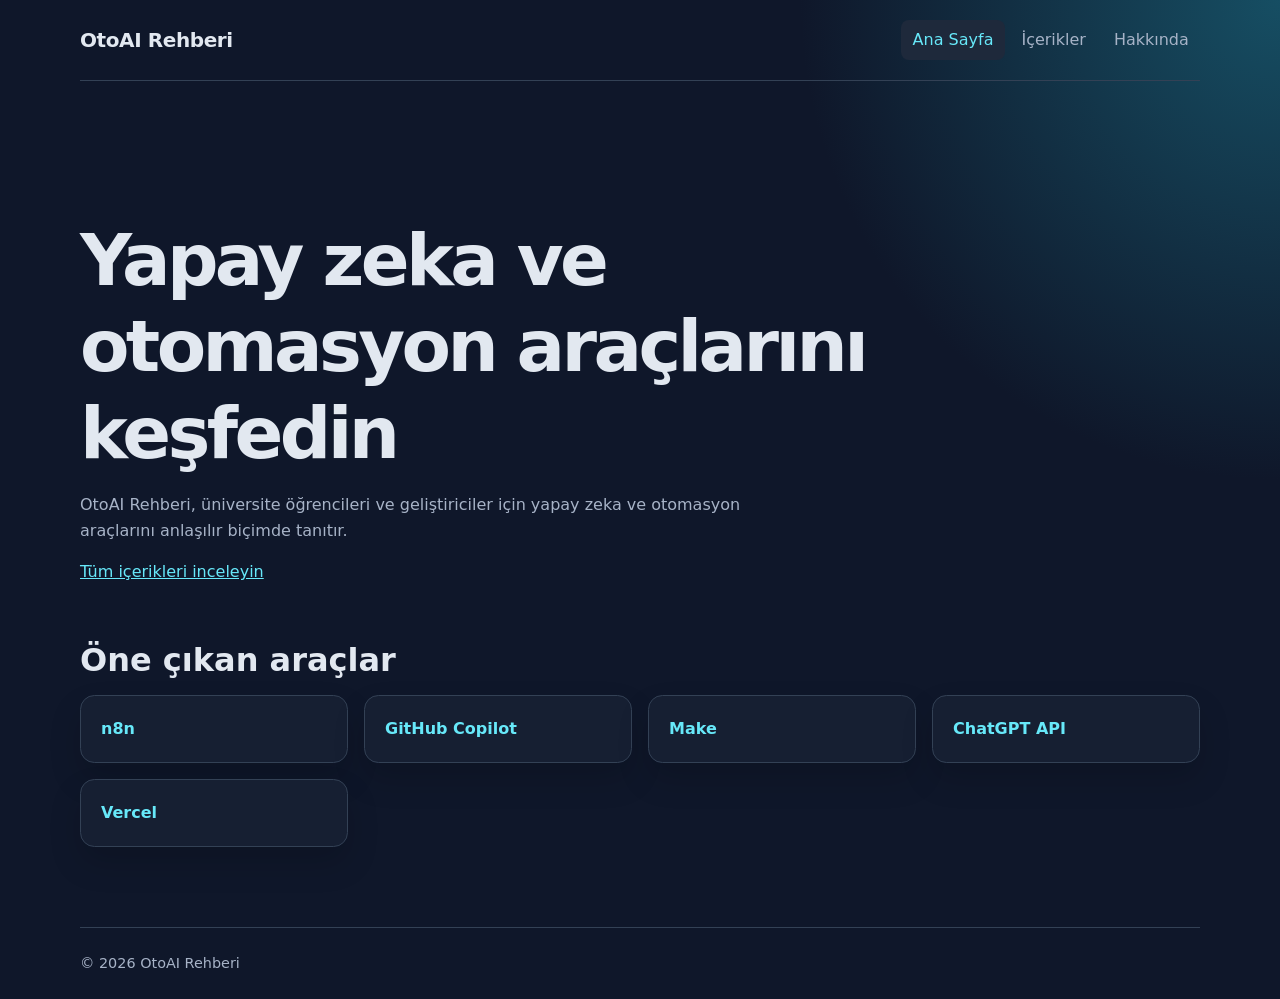
<file: index.html>
<!doctype html>
<html lang="tr">
  <head>
    <meta charset="utf-8">
    <meta name="viewport" content="width=device-width, initial-scale=1">
    <title>OtoAI Rehberi | Yapay Zeka ve Otomasyon</title>
    <link rel="stylesheet" href="style.css">
  </head>
  <body>
    <header>
      <nav aria-label="Ana gezinme">
        <a href="index.html">OtoAI Rehberi</a>
        <ul>
          <li><a href="index.html" aria-current="page">Ana Sayfa</a></li>
          <li><a href="icerikler.html">İçerikler</a></li>
          <li><a href="hakkinda.html">Hakkında</a></li>
        </ul>
      </nav>
    </header>

    <main>
      <section aria-labelledby="tanitim-basligi">
        <h1 id="tanitim-basligi">Yapay zeka ve otomasyon araçlarını keşfedin</h1>
        <p>
          OtoAI Rehberi, üniversite öğrencileri ve geliştiriciler için yapay zeka
          ve otomasyon araçlarını anlaşılır biçimde tanıtır.
        </p>
        <p><a href="icerikler.html">Tüm içerikleri inceleyin</a></p>
      </section>

      <section aria-labelledby="one-cikanlar-basligi">
        <h2 id="one-cikanlar-basligi">Öne çıkan araçlar</h2>
        <ul>
          <li><a href="icerikler.html#n8n">n8n</a></li>
          <li><a href="icerikler.html#github-copilot">GitHub Copilot</a></li>
          <li><a href="icerikler.html#make">Make</a></li>
          <li><a href="icerikler.html#chatgpt-api">ChatGPT API</a></li>
          <li><a href="icerikler.html#vercel">Vercel</a></li>
        </ul>
      </section>
    </main>

    <footer>
      <p>&copy; 2026 OtoAI Rehberi</p>
    </footer>
  </body>
</html>
</file>
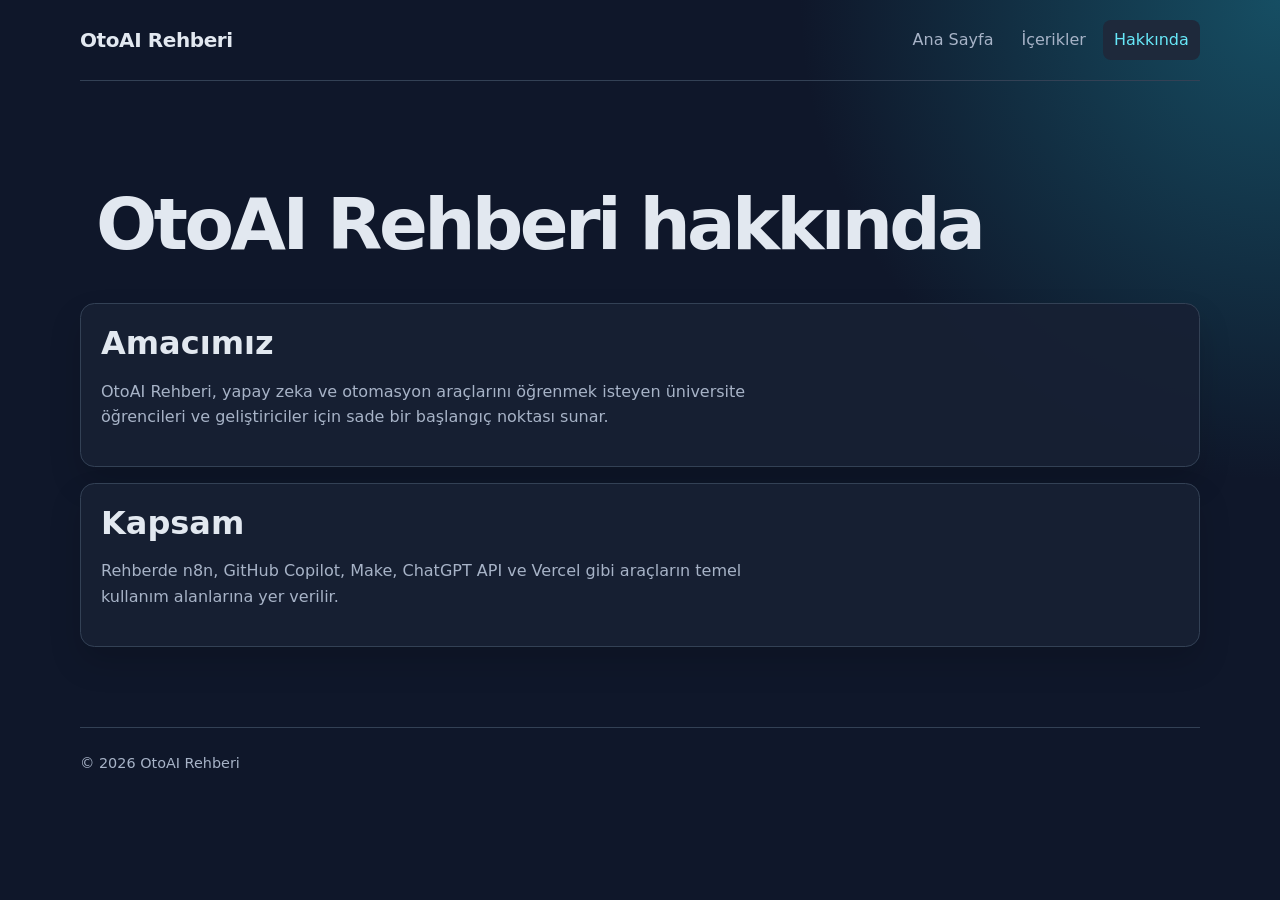
<file: hakkinda.html>
<!doctype html>
<html lang="tr">
  <head>
    <meta charset="utf-8">
    <meta name="viewport" content="width=device-width, initial-scale=1">
    <title>Hakkında | OtoAI Rehberi</title>
    <link rel="stylesheet" href="style.css">
  </head>
  <body>
    <header>
      <nav aria-label="Ana gezinme">
        <a href="index.html">OtoAI Rehberi</a>
        <ul>
          <li><a href="index.html">Ana Sayfa</a></li>
          <li><a href="icerikler.html">İçerikler</a></li>
          <li><a href="hakkinda.html" aria-current="page">Hakkında</a></li>
        </ul>
      </nav>
    </header>

    <main>
      <article>
        <header>
          <h1>OtoAI Rehberi hakkında</h1>
        </header>

        <section aria-labelledby="amac-basligi">
          <h2 id="amac-basligi">Amacımız</h2>
          <p>
            OtoAI Rehberi, yapay zeka ve otomasyon araçlarını öğrenmek isteyen
            üniversite öğrencileri ve geliştiriciler için sade bir başlangıç
            noktası sunar.
          </p>
        </section>

        <section aria-labelledby="kapsam-basligi">
          <h2 id="kapsam-basligi">Kapsam</h2>
          <p>
            Rehberde n8n, GitHub Copilot, Make, ChatGPT API ve Vercel gibi
            araçların temel kullanım alanlarına yer verilir.
          </p>
        </section>
      </article>
    </main>

    <footer>
      <p>&copy; 2026 OtoAI Rehberi</p>
    </footer>
  </body>
</html>
</file>
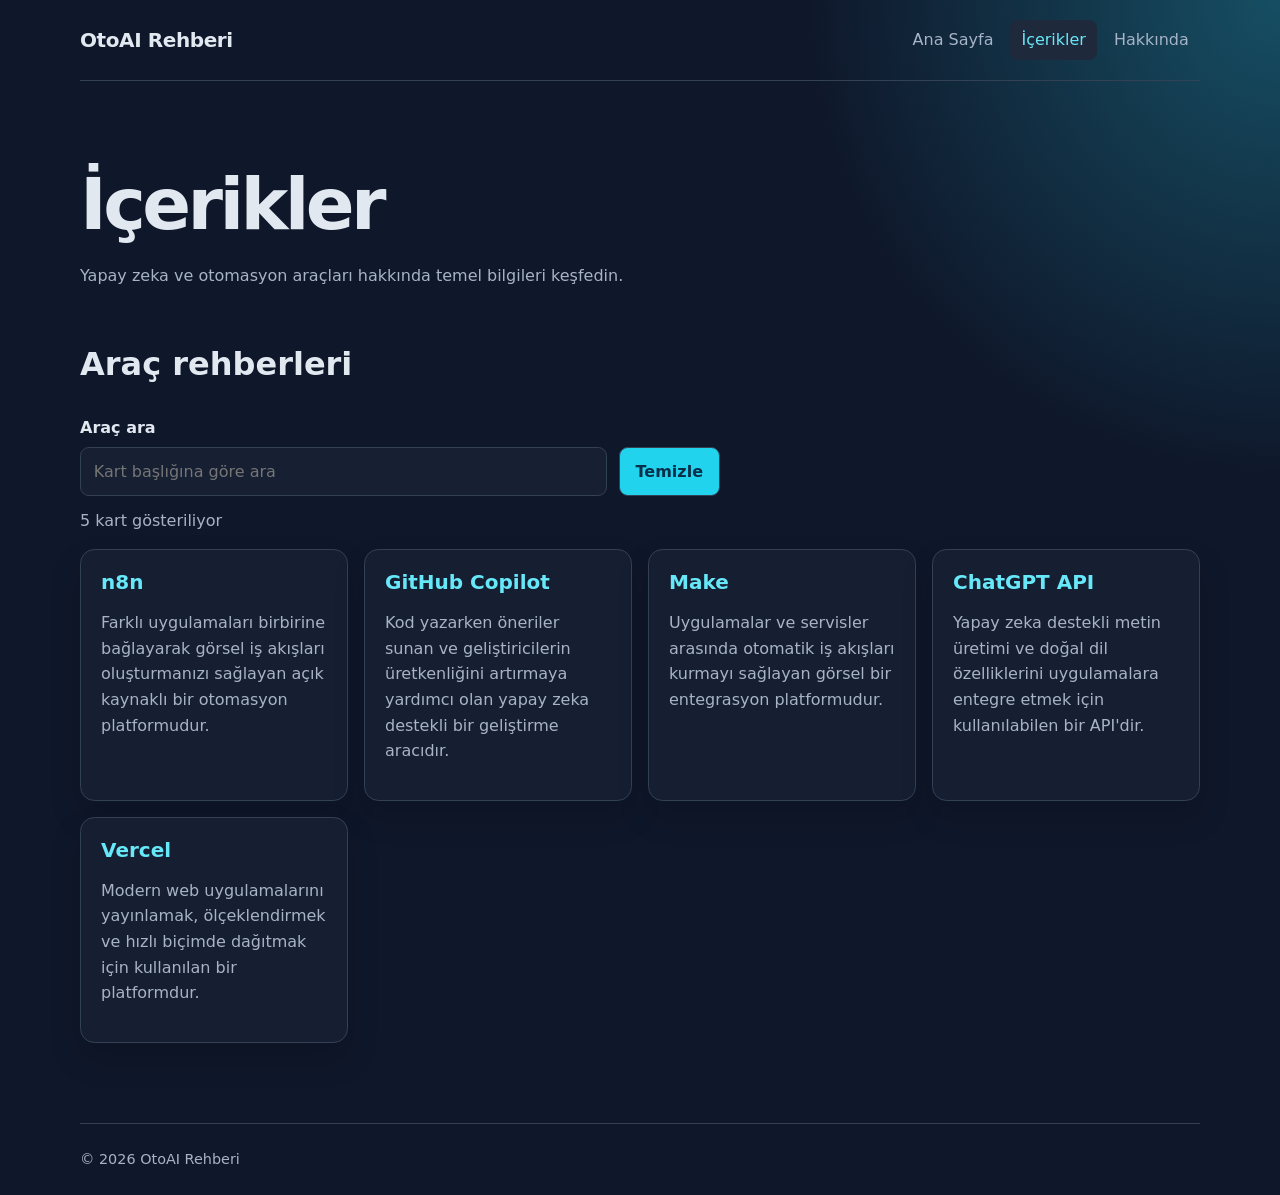
<file: icerikler.html>
<!doctype html>
<html lang="tr">
  <head>
    <meta charset="utf-8">
    <meta name="viewport" content="width=device-width, initial-scale=1">
    <title>İçerikler | OtoAI Rehberi</title>
    <link rel="stylesheet" href="style.css">
  </head>
  <body>
    <header>
      <nav aria-label="Ana gezinme">
        <a href="index.html">OtoAI Rehberi</a>
        <ul>
          <li><a href="index.html">Ana Sayfa</a></li>
          <li><a href="icerikler.html" aria-current="page">İçerikler</a></li>
          <li><a href="hakkinda.html">Hakkında</a></li>
        </ul>
      </nav>
    </header>

    <main>
      <header>
        <h1>İçerikler</h1>
        <p>Yapay zeka ve otomasyon araçları hakkında temel bilgileri keşfedin.</p>
      </header>

      <section aria-labelledby="araclar-basligi">
        <h2 id="araclar-basligi">Araç rehberleri</h2>
        <div class="search-controls">
          <label for="arac-arama">Araç ara</label>
          <form id="arac-arama-form" role="search">
            <input
              id="arac-arama"
              name="q"
              type="search"
              placeholder="Kart başlığına göre ara"
              autocomplete="off"
            >
            <button type="button" id="arac-arama-temizle">Temizle</button>
          </form>
          <p id="arac-sayaci" role="status" aria-live="polite"></p>
          <p id="sonuc-yok" role="status" aria-live="polite" hidden>
            Aramanızla eşleşen kart bulunamadı.
          </p>
        </div>

        <article id="n8n">
          <h3>n8n</h3>
          <p>
            Farklı uygulamaları birbirine bağlayarak görsel iş akışları
            oluşturmanızı sağlayan açık kaynaklı bir otomasyon platformudur.
          </p>
        </article>

        <article id="github-copilot">
          <h3>GitHub Copilot</h3>
          <p>
            Kod yazarken öneriler sunan ve geliştiricilerin üretkenliğini
            artırmaya yardımcı olan yapay zeka destekli bir geliştirme aracıdır.
          </p>
        </article>

        <article id="make">
          <h3>Make</h3>
          <p>
            Uygulamalar ve servisler arasında otomatik iş akışları kurmayı
            sağlayan görsel bir entegrasyon platformudur.
          </p>
        </article>

        <article id="chatgpt-api">
          <h3>ChatGPT API</h3>
          <p>
            Yapay zeka destekli metin üretimi ve doğal dil özelliklerini
            uygulamalara entegre etmek için kullanılabilen bir API'dir.
          </p>
        </article>

        <article id="vercel">
          <h3>Vercel</h3>
          <p>
            Modern web uygulamalarını yayınlamak, ölçeklendirmek ve hızlı
            biçimde dağıtmak için kullanılan bir platformdur.
          </p>
        </article>
      </section>
    </main>

    <footer>
      <p>&copy; 2026 OtoAI Rehberi</p>
    </footer>
    <script src="script.js"></script>
  </body>
</html>
</file>
<file: style.css>
:root {
  color-scheme: dark;
  --page-bg: #0f172a;
  --surface: #172033;
  --surface-raised: #1e293b;
  --text: #e2e8f0;
  --muted: #a7b3c7;
  --accent: #67e8f9;
  --accent-strong: #22d3ee;
  --border: #334155;
  --focus: #fbbf24;
  --content-width: 70rem;
}

*,
*::before,
*::after {
  box-sizing: border-box;
}

html {
  min-width: 0;
  scroll-behavior: smooth;
}

body {
  min-width: 0;
  min-height: 100vh;
  margin: 0;
  overflow-x: clip;
  background:
    radial-gradient(circle at top right, #164e63 0, transparent 30rem),
    var(--page-bg);
  color: var(--text);
  font-family: Inter, ui-sans-serif, system-ui, -apple-system, BlinkMacSystemFont,
    "Segoe UI", sans-serif;
  line-height: 1.6;
}

header,
main,
footer {
  width: min(100% - 2rem, var(--content-width));
  margin-inline: auto;
}

header {
  padding-block: 1.25rem;
}

body > header {
  border-bottom: 1px solid var(--border);
}

nav {
  display: flex;
  flex-wrap: wrap;
  align-items: center;
  justify-content: space-between;
  gap: 1rem 2rem;
}

nav > a {
  color: var(--text);
  font-size: 1.25rem;
  font-weight: 800;
  letter-spacing: -0.02em;
  text-decoration: none;
}

nav ul {
  display: flex;
  flex-wrap: wrap;
  gap: 0.35rem;
  margin: 0;
  padding: 0;
  list-style: none;
}

nav li a {
  display: inline-block;
  padding: 0.45rem 0.7rem;
  border-radius: 0.5rem;
  color: var(--muted);
  text-decoration: none;
}

nav li a:hover,
nav li a[aria-current="page"] {
  background: var(--surface-raised);
  color: var(--accent);
}

main {
  padding-block: clamp(2.5rem, 7vw, 5rem);
}

main > header {
  width: auto;
  padding: 0;
}

h1,
h2,
h3 {
  line-height: 1.2;
  overflow-wrap: anywhere;
}

h1 {
  max-width: 18ch;
  margin: 0 0 1rem;
  font-size: clamp(2.25rem, 7vw, 4.5rem);
  letter-spacing: -0.05em;
}

h2 {
  margin: 0 0 1rem;
  font-size: clamp(1.5rem, 3vw, 2rem);
}

h3 {
  margin: 0 0 0.65rem;
  color: var(--accent);
  font-size: 1.25rem;
}

p {
  max-width: 65ch;
  color: var(--muted);
}

a {
  color: var(--accent);
}

main > section {
  margin-top: 3.5rem;
}

main > section > ul {
  display: grid;
  grid-template-columns: repeat(auto-fit, minmax(min(100%, 15rem), 1fr));
  gap: 1rem;
}

main > section:has(> article) {
  display: grid;
  grid-template-columns: repeat(auto-fit, minmax(min(100%, 15rem), 1fr));
  gap: 1rem;
}

main > section:has(> article) > h2 {
  grid-column: 1 / -1;
}

.search-controls {
  grid-column: 1 / -1;
  min-width: 0;
}

.search-controls label {
  display: block;
  margin-bottom: 0.4rem;
  color: var(--text);
  font-weight: 700;
}

.search-controls form {
  margin: 0;
}

.search-controls p {
  margin: 0.75rem 0 0;
}

.search-controls [hidden] {
  display: none;
}

main > section > ul {
  margin: 0;
  padding: 0;
  list-style: none;
}

main > section > ul li,
main > section > article,
main > article > section {
  min-width: 0;
  padding: 1.25rem;
  border: 1px solid var(--border);
  border-radius: 0.9rem;
  background: color-mix(in srgb, var(--surface) 92%, transparent);
  box-shadow: 0 1rem 2rem rgb(0 0 0 / 15%);
}

main > section > ul a {
  display: block;
  font-weight: 700;
  text-decoration: none;
}

main > article > section + section {
  margin-top: 1rem;
}

form {
  display: flex;
  flex-wrap: wrap;
  gap: 0.75rem;
  max-width: 40rem;
}

input,
button {
  min-height: 2.75rem;
  border: 1px solid var(--border);
  border-radius: 0.55rem;
  font: inherit;
}

input {
  min-width: min(100%, 16rem);
  flex: 1 1 16rem;
  padding: 0.65rem 0.8rem;
  background: var(--surface);
  color: var(--text);
}

button {
  padding: 0.65rem 1rem;
  background: var(--accent-strong);
  color: #082f49;
  cursor: pointer;
  font-weight: 700;
}

button:hover {
  background: var(--accent);
}

:where(a, button, input, textarea, select):focus-visible {
  outline: 3px solid var(--focus);
  outline-offset: 3px;
}

footer {
  padding-block: 1.5rem;
  border-top: 1px solid var(--border);
}

footer p {
  margin: 0;
  font-size: 0.9rem;
}

@media (max-width: 30rem) {
  header,
  main,
  footer {
    width: min(100% - 1.25rem, var(--content-width));
  }

  nav {
    align-items: flex-start;
    flex-direction: column;
    gap: 0.5rem;
  }

  nav ul {
    width: 100%;
  }

  nav li a {
    padding-inline: 0.55rem;
  }

  main {
    padding-block: 2rem 3rem;
  }

  main > section {
    margin-top: 2.5rem;
  }

  form > * {
    width: 100%;
  }
}
</file>
